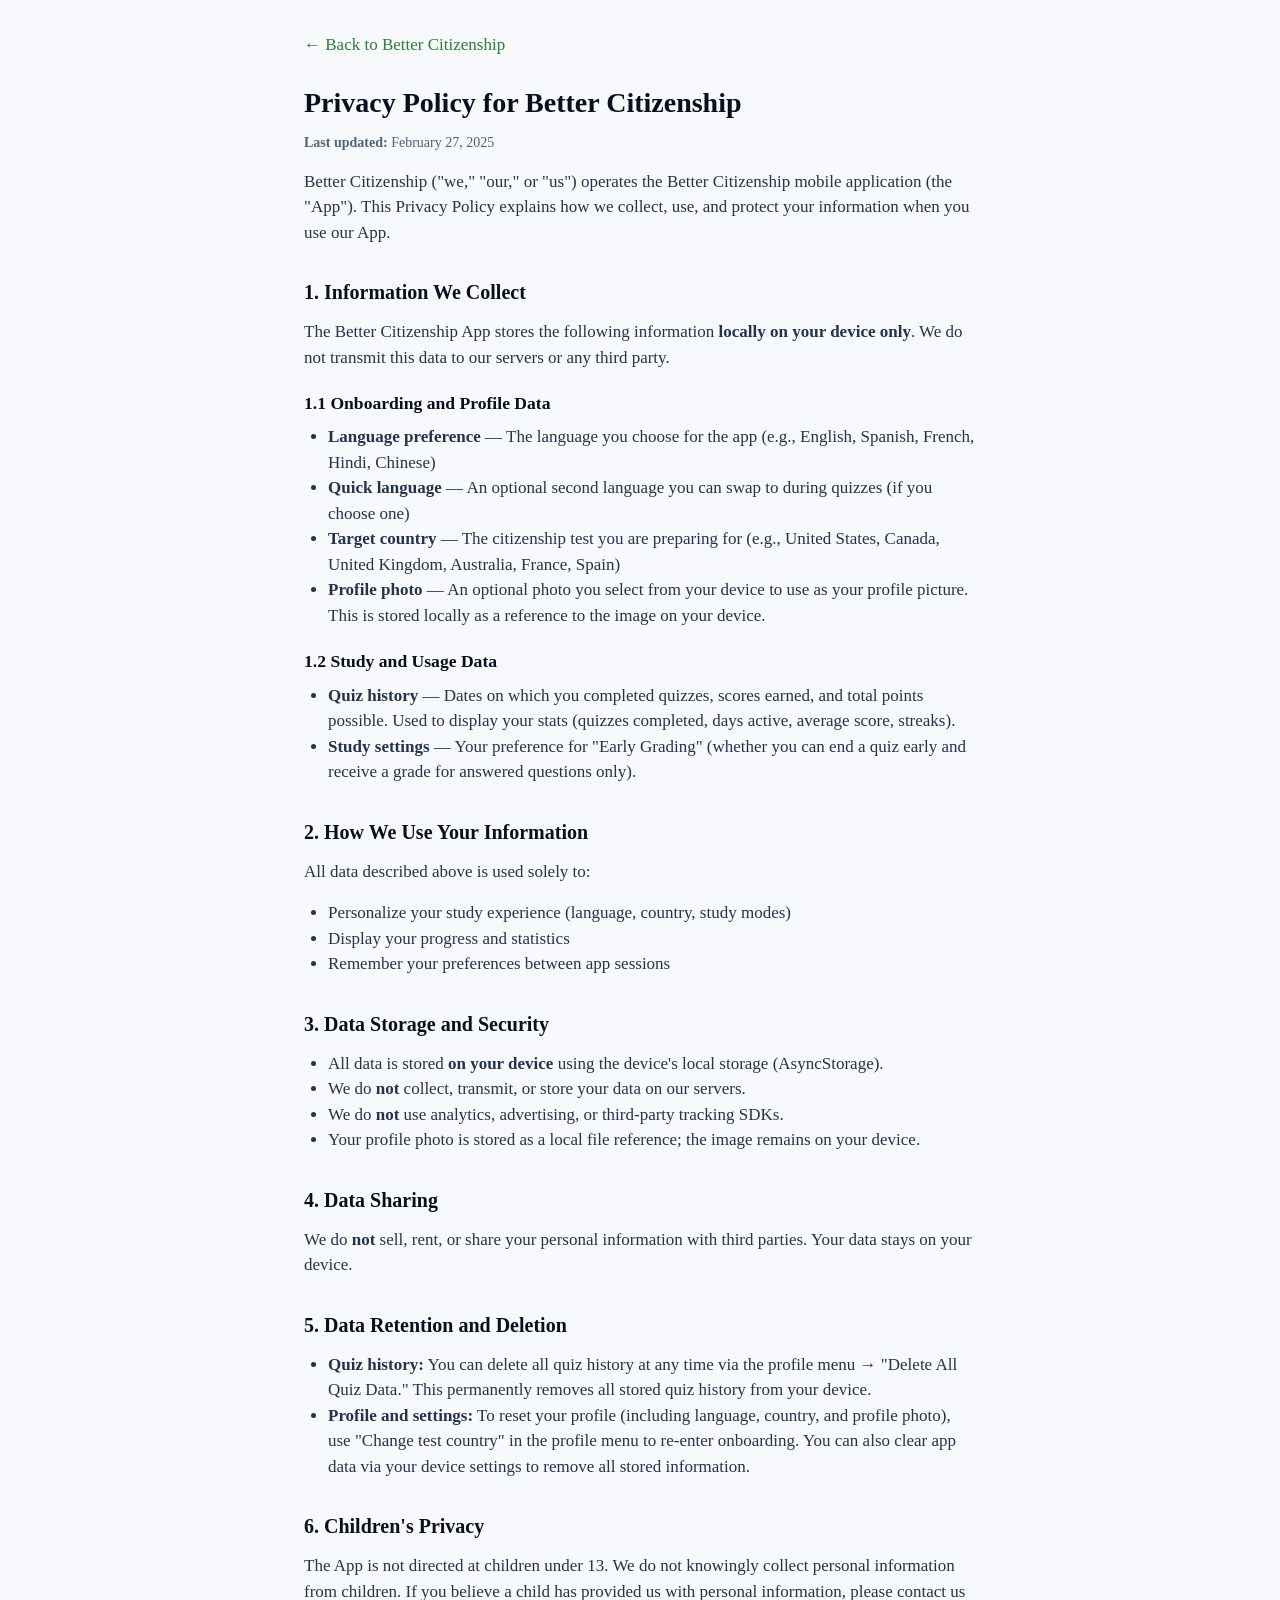
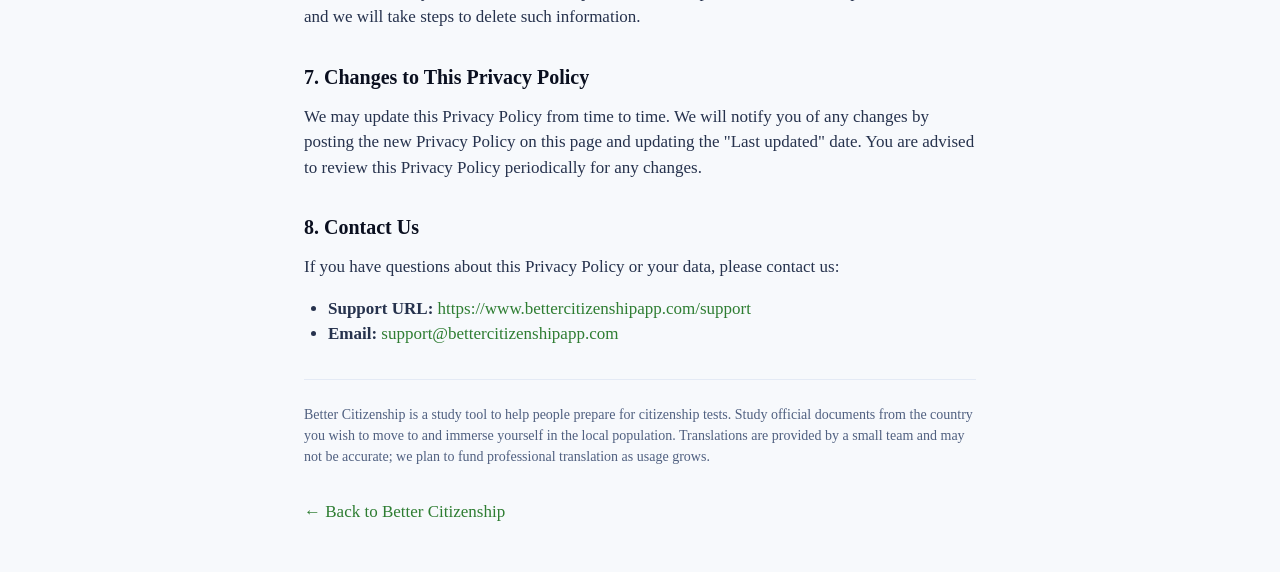
<file: landing/public/privacy.html>
<!DOCTYPE html>
<html lang="en">
<head>
  <meta charset="UTF-8" />
  <meta name="viewport" content="width=device-width, initial-scale=1.0" />
  <title>Privacy Policy — Better Citizenship</title>
  <link rel="icon" type="image/svg+xml" href="/favicon.svg" />
  <style>
    :root {
      --background: #F7F9FC;
      --surface: #FFFFFF;
      --textPrimary: #0A0F1F;
      --textSecondary: #26324D;
      --textMuted: #506080;
      --accent: #2E7D32;
      --borderSubtle: #E4EAF5;
    }
    * { box-sizing: border-box; }
    body {
      margin: 0;
      font-family: Georgia, 'Times New Roman', serif;
      font-size: 17px;
      line-height: 1.5;
      color: var(--textPrimary);
      background: var(--background);
      -webkit-font-smoothing: antialiased;
    }
    .container { max-width: 720px; margin: 0 auto; padding: 2rem 1.5rem; }
    a { color: var(--accent); text-decoration: none; }
    a:hover { text-decoration: underline; }
    h1 { font-size: 1.75rem; margin: 0 0 0.5rem; }
    h2 { font-size: 1.25rem; margin: 2rem 0 0.75rem; }
    h3 { font-size: 1.1rem; margin: 1.25rem 0 0.5rem; }
    p { margin: 0 0 1rem; color: var(--textSecondary); }
    ul { margin: 0 0 1rem; padding-left: 1.5rem; color: var(--textSecondary); }
    .back { display: inline-block; margin-bottom: 1.5rem; font-weight: 500; }
    .updated { color: var(--textMuted); font-size: 0.875rem; }
    .footer-note { margin-top: 2rem; padding-top: 1.5rem; border-top: 1px solid var(--borderSubtle); font-size: 0.875rem; color: var(--textMuted); }
  </style>
</head>
<body>
  <div class="container">
    <a href="/" class="back">← Back to Better Citizenship</a>

    <h1>Privacy Policy for Better Citizenship</h1>
    <p class="updated"><strong>Last updated:</strong> February 27, 2025</p>

    <p>Better Citizenship ("we," "our," or "us") operates the Better Citizenship mobile application (the "App"). This Privacy Policy explains how we collect, use, and protect your information when you use our App.</p>

    <h2>1. Information We Collect</h2>
    <p>The Better Citizenship App stores the following information <strong>locally on your device only</strong>. We do not transmit this data to our servers or any third party.</p>

    <h3>1.1 Onboarding and Profile Data</h3>
    <ul>
      <li><strong>Language preference</strong> — The language you choose for the app (e.g., English, Spanish, French, Hindi, Chinese)</li>
      <li><strong>Quick language</strong> — An optional second language you can swap to during quizzes (if you choose one)</li>
      <li><strong>Target country</strong> — The citizenship test you are preparing for (e.g., United States, Canada, United Kingdom, Australia, France, Spain)</li>
      <li><strong>Profile photo</strong> — An optional photo you select from your device to use as your profile picture. This is stored locally as a reference to the image on your device.</li>
    </ul>

    <h3>1.2 Study and Usage Data</h3>
    <ul>
      <li><strong>Quiz history</strong> — Dates on which you completed quizzes, scores earned, and total points possible. Used to display your stats (quizzes completed, days active, average score, streaks).</li>
      <li><strong>Study settings</strong> — Your preference for "Early Grading" (whether you can end a quiz early and receive a grade for answered questions only).</li>
    </ul>

    <h2>2. How We Use Your Information</h2>
    <p>All data described above is used solely to:</p>
    <ul>
      <li>Personalize your study experience (language, country, study modes)</li>
      <li>Display your progress and statistics</li>
      <li>Remember your preferences between app sessions</li>
    </ul>

    <h2>3. Data Storage and Security</h2>
    <ul>
      <li>All data is stored <strong>on your device</strong> using the device's local storage (AsyncStorage).</li>
      <li>We do <strong>not</strong> collect, transmit, or store your data on our servers.</li>
      <li>We do <strong>not</strong> use analytics, advertising, or third-party tracking SDKs.</li>
      <li>Your profile photo is stored as a local file reference; the image remains on your device.</li>
    </ul>

    <h2>4. Data Sharing</h2>
    <p>We do <strong>not</strong> sell, rent, or share your personal information with third parties. Your data stays on your device.</p>

    <h2>5. Data Retention and Deletion</h2>
    <ul>
      <li><strong>Quiz history:</strong> You can delete all quiz history at any time via the profile menu → "Delete All Quiz Data." This permanently removes all stored quiz history from your device.</li>
      <li><strong>Profile and settings:</strong> To reset your profile (including language, country, and profile photo), use "Change test country" in the profile menu to re-enter onboarding. You can also clear app data via your device settings to remove all stored information.</li>
    </ul>

    <h2>6. Children's Privacy</h2>
    <p>The App is not directed at children under 13. We do not knowingly collect personal information from children. If you believe a child has provided us with personal information, please contact us and we will take steps to delete such information.</p>

    <h2>7. Changes to This Privacy Policy</h2>
    <p>We may update this Privacy Policy from time to time. We will notify you of any changes by posting the new Privacy Policy on this page and updating the "Last updated" date. You are advised to review this Privacy Policy periodically for any changes.</p>

    <h2>8. Contact Us</h2>
    <p>If you have questions about this Privacy Policy or your data, please contact us:</p>
    <ul>
      <li><strong>Support URL:</strong> <a href="https://www.bettercitizenshipapp.com/support">https://www.bettercitizenshipapp.com/support</a></li>
      <li><strong>Email:</strong> <a href="mailto:support@bettercitizenshipapp.com">support@bettercitizenshipapp.com</a></li>
    </ul>

    <p class="footer-note">Better Citizenship is a study tool to help people prepare for citizenship tests. Study official documents from the country you wish to move to and immerse yourself in the local population. Translations are provided by a small team and may not be accurate; we plan to fund professional translation as usage grows.</p>

    <p style="margin-top: 2rem;"><a href="/">← Back to Better Citizenship</a></p>
  </div>
</body>
</html>
</file>
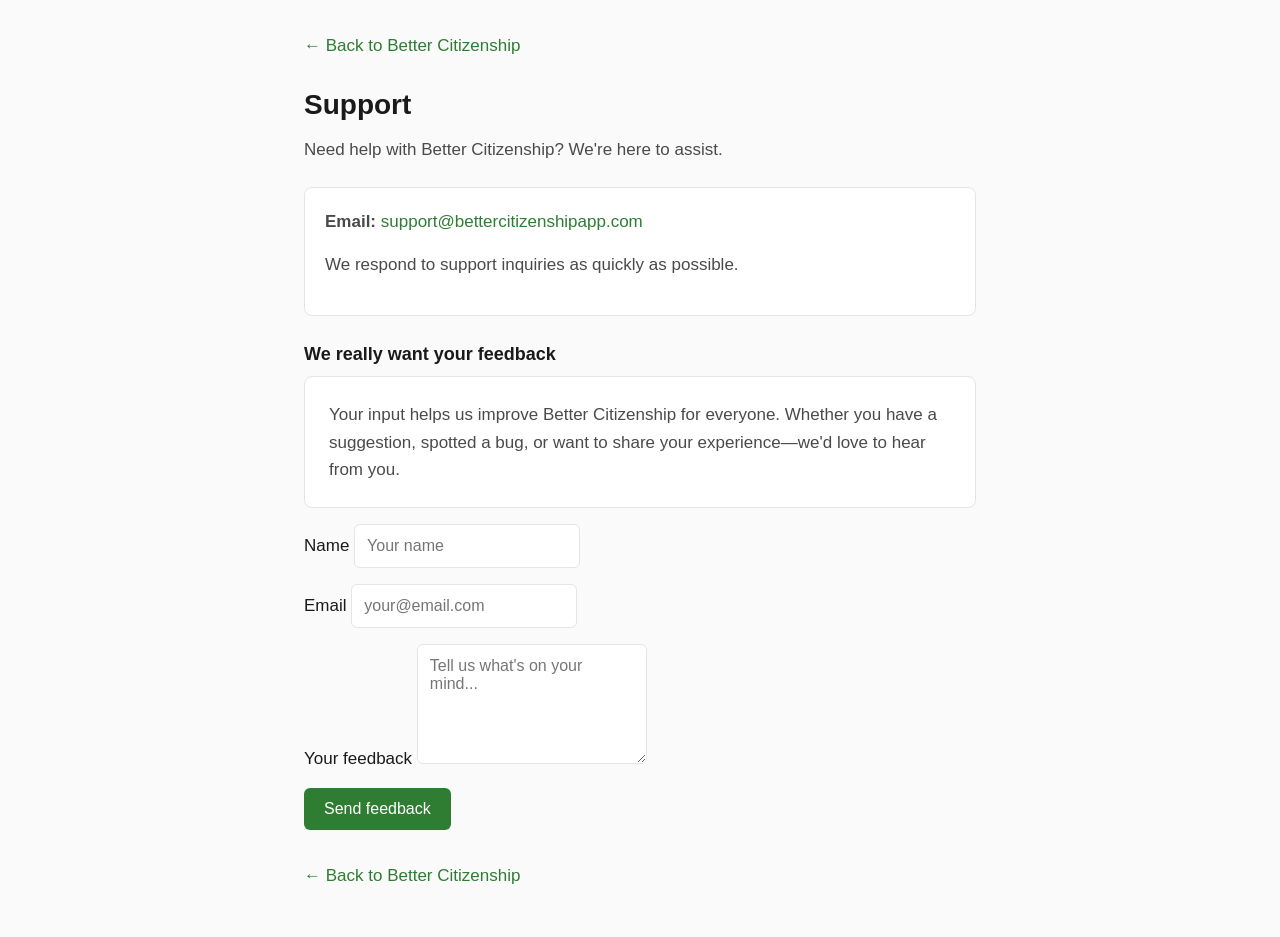
<file: landing/public/support.html>
<!DOCTYPE html>
<html lang="en">
<head>
  <meta charset="UTF-8" />
  <meta name="viewport" content="width=device-width, initial-scale=1.0" />
  <title>Support — Better Citizenship</title>
  <link rel="icon" type="image/svg+xml" href="/favicon.svg" />
  <style>
    :root {
      --background: #FAFAFA;
      --textPrimary: #1a1a1a;
      --textSecondary: #4a4a4a;
      --textMuted: #737373;
      --accent: #2E7D32;
      --borderSubtle: #E5E5E5;
    }
    * { box-sizing: border-box; }
    body {
      margin: 0;
      font-family: -apple-system, BlinkMacSystemFont, 'Segoe UI', Roboto, sans-serif;
      font-size: 17px;
      line-height: 1.6;
      color: var(--textPrimary);
      background: var(--background);
      -webkit-font-smoothing: antialiased;
    }
    .container { max-width: 720px; margin: 0 auto; padding: 2rem 1.5rem; }
    a { color: var(--accent); text-decoration: none; }
    a:hover { text-decoration: underline; }
    h1 { font-size: 1.75rem; margin: 0 0 0.5rem; }
    h2 { font-size: 1.125rem; margin: 1.5rem 0 0.5rem; }
    p { margin: 0 0 1rem; color: var(--textSecondary); }
    .back { display: inline-block; margin-bottom: 1.5rem; font-weight: 500; }
    .contact { margin-top: 1.5rem; padding: 1.25rem; background: #fff; border-radius: 8px; border: 1px solid var(--borderSubtle); }
    .feedback-intro { background: #fff; padding: 1.5rem; border-radius: 8px; border: 1px solid var(--borderSubtle); margin-bottom: 1rem; }
    .feedback-intro p:last-child { margin-bottom: 0; }
    form { display: flex; flex-direction: column; gap: 1rem; margin-top: 1rem; }
    label { font-weight: 500; color: var(--textPrimary); }
    input, textarea { padding: 0.75rem; border: 1px solid var(--borderSubtle); border-radius: 6px; font-family: inherit; font-size: 1rem; }
    textarea { min-height: 120px; resize: vertical; }
    button { padding: 0.75rem 1.25rem; background: var(--accent); color: white; border: none; border-radius: 6px; font-size: 1rem; font-weight: 500; cursor: pointer; align-self: flex-start; }
    button:hover { background: #256b29; }
  </style>
</head>
<body>
  <div class="container">
    <a href="/" class="back">← Back to Better Citizenship</a>

    <h1>Support</h1>
    <p>Need help with Better Citizenship? We're here to assist.</p>

    <div class="contact">
      <p><strong>Email:</strong> <a href="mailto:support@bettercitizenshipapp.com">support@bettercitizenshipapp.com</a></p>
      <p>We respond to support inquiries as quickly as possible.</p>
    </div>

    <h2>We really want your feedback</h2>
    <div class="feedback-intro">
      <p>Your input helps us improve Better Citizenship for everyone. Whether you have a suggestion, spotted a bug, or want to share your experience—we'd love to hear from you.</p>
    </div>
    <form id="feedback-form" onsubmit="handleFeedbackSubmit(event)">
      <div>
        <label for="name">Name</label>
        <input type="text" id="name" name="name" placeholder="Your name" />
      </div>
      <div>
        <label for="email">Email</label>
        <input type="email" id="email" name="email" placeholder="your@email.com" required />
      </div>
      <div>
        <label for="message">Your feedback</label>
        <textarea id="message" name="message" placeholder="Tell us what's on your mind..." required></textarea>
      </div>
      <button type="submit">Send feedback</button>
    </form>

    <p style="margin-top: 2rem;"><a href="/">← Back to Better Citizenship</a></p>
  </div>

  <script>
    function handleFeedbackSubmit(e) {
      e.preventDefault();
      var form = e.target;
      var subject = encodeURIComponent('Feedback from Better Citizenship website');
      var body = encodeURIComponent(
        'Name: ' + form.name.value + '\n\nEmail: ' + form.email.value + '\n\nMessage:\n' + form.message.value
      );
      window.location.href = 'mailto:support@bettercitizenshipapp.com?subject=' + subject + '&body=' + body;
    }
  </script>
</body>
</html>
</file>
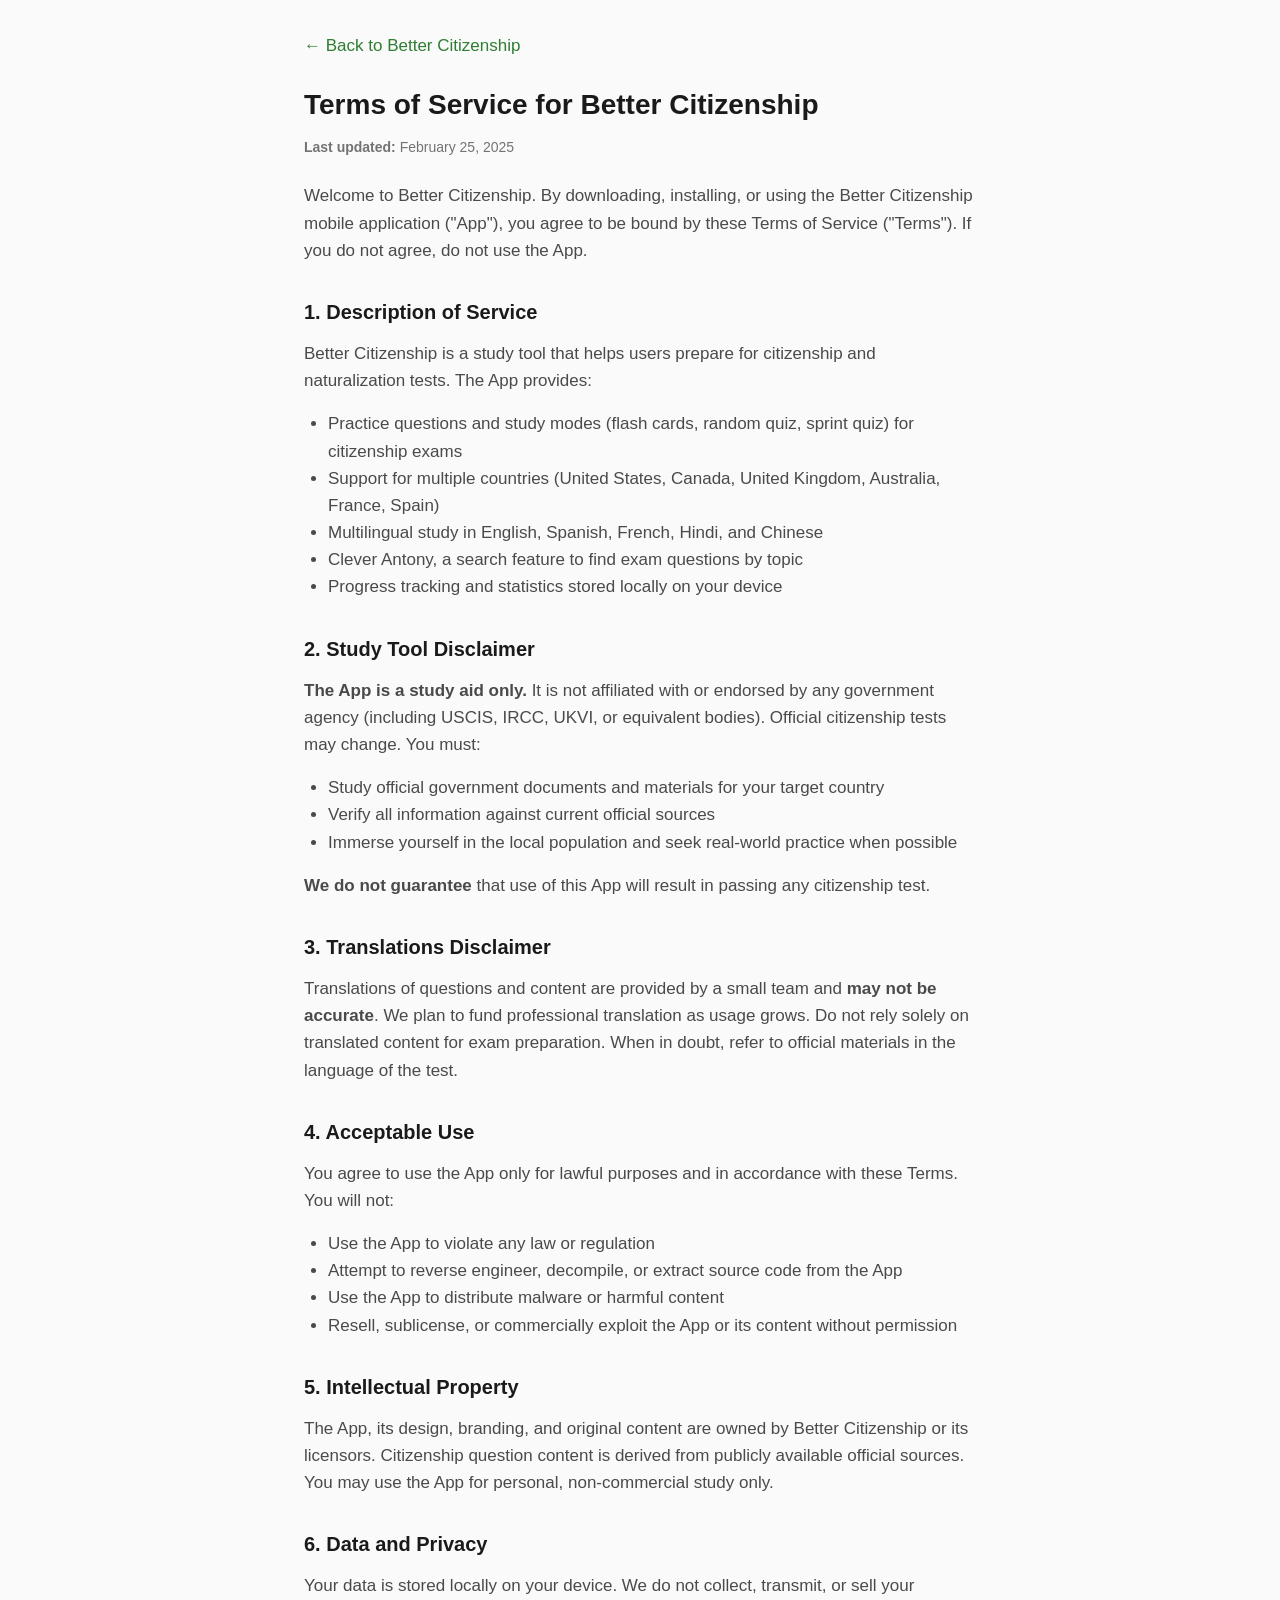
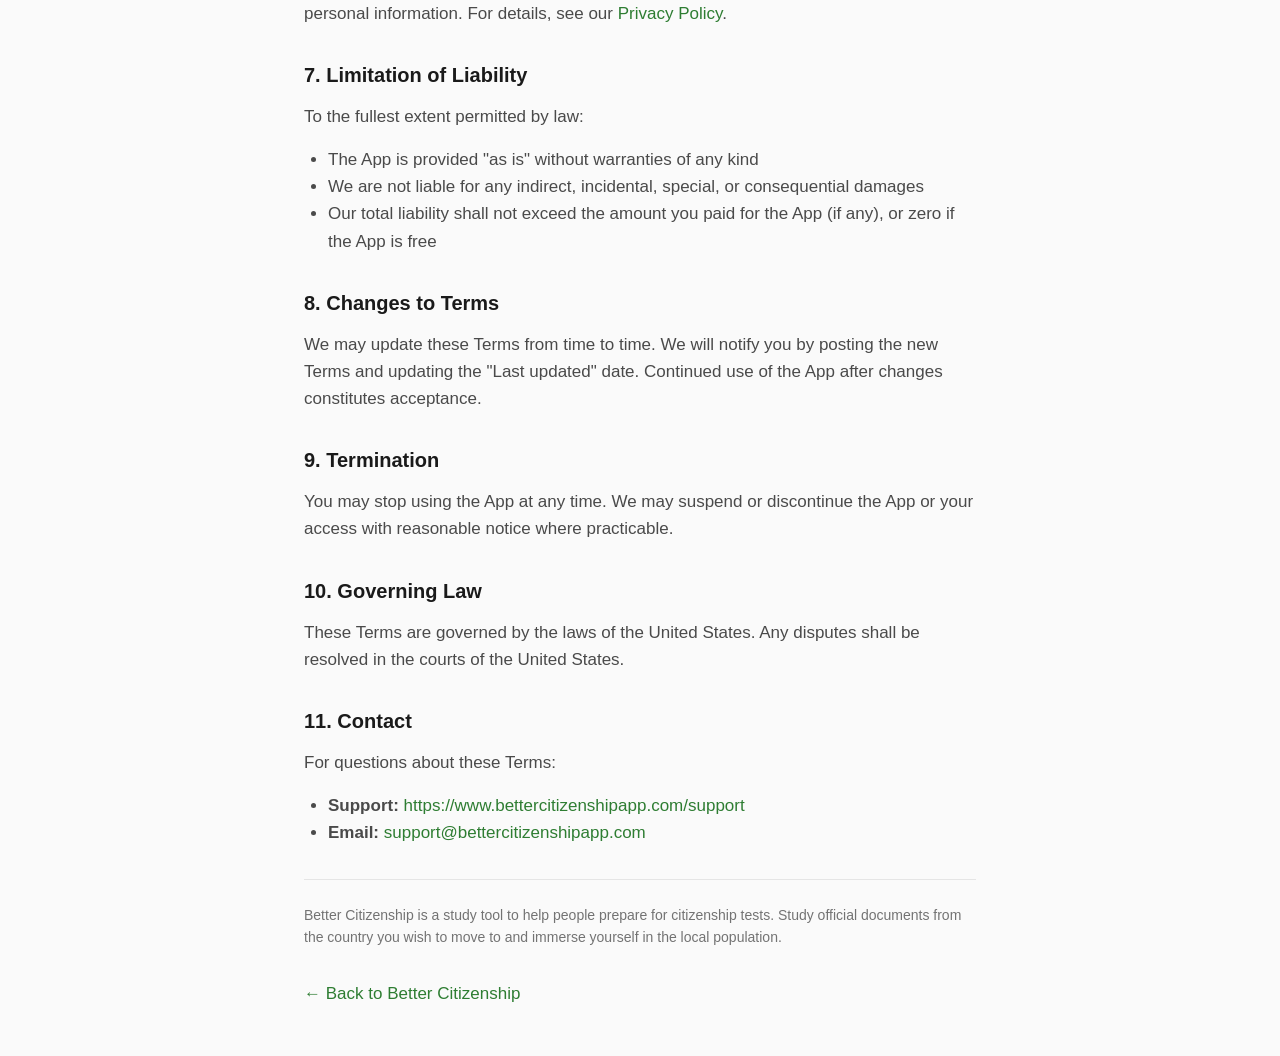
<file: landing/public/terms.html>
<!DOCTYPE html>
<html lang="en">
<head>
  <meta charset="UTF-8" />
  <meta name="viewport" content="width=device-width, initial-scale=1.0" />
  <title>Terms of Service — Better Citizenship</title>
  <link rel="icon" type="image/svg+xml" href="/favicon.svg" />
  <style>
    :root {
      --background: #FAFAFA;
      --surface: #FFFFFF;
      --textPrimary: #1a1a1a;
      --textSecondary: #4a4a4a;
      --textMuted: #737373;
      --accent: #2E7D32;
      --borderSubtle: #E5E5E5;
    }
    * { box-sizing: border-box; }
    body {
      margin: 0;
      font-family: -apple-system, BlinkMacSystemFont, 'Segoe UI', Roboto, sans-serif;
      font-size: 17px;
      line-height: 1.6;
      color: var(--textPrimary);
      background: var(--background);
      -webkit-font-smoothing: antialiased;
    }
    .container { max-width: 720px; margin: 0 auto; padding: 2rem 1.5rem; }
    a { color: var(--accent); text-decoration: none; }
    a:hover { text-decoration: underline; }
    h1 { font-size: 1.75rem; margin: 0 0 0.5rem; }
    h2 { font-size: 1.25rem; margin: 2rem 0 0.75rem; }
    p { margin: 0 0 1rem; color: var(--textSecondary); }
    ul { margin: 0 0 1rem; padding-left: 1.5rem; color: var(--textSecondary); }
    .back { display: inline-block; margin-bottom: 1.5rem; font-weight: 500; }
    .updated { color: var(--textMuted); font-size: 0.875rem; margin-bottom: 1.5rem; }
    .footer-note { margin-top: 2rem; padding-top: 1.5rem; border-top: 1px solid var(--borderSubtle); font-size: 0.875rem; color: var(--textMuted); }
  </style>
</head>
<body>
  <div class="container">
    <a href="/" class="back">← Back to Better Citizenship</a>

    <h1>Terms of Service for Better Citizenship</h1>
    <p class="updated"><strong>Last updated:</strong> February 25, 2025</p>

    <p>Welcome to Better Citizenship. By downloading, installing, or using the Better Citizenship mobile application ("App"), you agree to be bound by these Terms of Service ("Terms"). If you do not agree, do not use the App.</p>

    <h2>1. Description of Service</h2>
    <p>Better Citizenship is a study tool that helps users prepare for citizenship and naturalization tests. The App provides:</p>
    <ul>
      <li>Practice questions and study modes (flash cards, random quiz, sprint quiz) for citizenship exams</li>
      <li>Support for multiple countries (United States, Canada, United Kingdom, Australia, France, Spain)</li>
      <li>Multilingual study in English, Spanish, French, Hindi, and Chinese</li>
      <li>Clever Antony, a search feature to find exam questions by topic</li>
      <li>Progress tracking and statistics stored locally on your device</li>
    </ul>

    <h2>2. Study Tool Disclaimer</h2>
    <p><strong>The App is a study aid only.</strong> It is not affiliated with or endorsed by any government agency (including USCIS, IRCC, UKVI, or equivalent bodies). Official citizenship tests may change. You must:</p>
    <ul>
      <li>Study official government documents and materials for your target country</li>
      <li>Verify all information against current official sources</li>
      <li>Immerse yourself in the local population and seek real-world practice when possible</li>
    </ul>
    <p><strong>We do not guarantee</strong> that use of this App will result in passing any citizenship test.</p>

    <h2>3. Translations Disclaimer</h2>
    <p>Translations of questions and content are provided by a small team and <strong>may not be accurate</strong>. We plan to fund professional translation as usage grows. Do not rely solely on translated content for exam preparation. When in doubt, refer to official materials in the language of the test.</p>

    <h2>4. Acceptable Use</h2>
    <p>You agree to use the App only for lawful purposes and in accordance with these Terms. You will not:</p>
    <ul>
      <li>Use the App to violate any law or regulation</li>
      <li>Attempt to reverse engineer, decompile, or extract source code from the App</li>
      <li>Use the App to distribute malware or harmful content</li>
      <li>Resell, sublicense, or commercially exploit the App or its content without permission</li>
    </ul>

    <h2>5. Intellectual Property</h2>
    <p>The App, its design, branding, and original content are owned by Better Citizenship or its licensors. Citizenship question content is derived from publicly available official sources. You may use the App for personal, non-commercial study only.</p>

    <h2>6. Data and Privacy</h2>
    <p>Your data is stored locally on your device. We do not collect, transmit, or sell your personal information. For details, see our <a href="https://www.bettercitizenshipapp.com/privacy">Privacy Policy</a>.</p>

    <h2>7. Limitation of Liability</h2>
    <p>To the fullest extent permitted by law:</p>
    <ul>
      <li>The App is provided "as is" without warranties of any kind</li>
      <li>We are not liable for any indirect, incidental, special, or consequential damages</li>
      <li>Our total liability shall not exceed the amount you paid for the App (if any), or zero if the App is free</li>
    </ul>

    <h2>8. Changes to Terms</h2>
    <p>We may update these Terms from time to time. We will notify you by posting the new Terms and updating the "Last updated" date. Continued use of the App after changes constitutes acceptance.</p>

    <h2>9. Termination</h2>
    <p>You may stop using the App at any time. We may suspend or discontinue the App or your access with reasonable notice where practicable.</p>

    <h2>10. Governing Law</h2>
    <p>These Terms are governed by the laws of the United States. Any disputes shall be resolved in the courts of the United States.</p>

    <h2>11. Contact</h2>
    <p>For questions about these Terms:</p>
    <ul>
      <li><strong>Support:</strong> <a href="https://www.bettercitizenshipapp.com/support">https://www.bettercitizenshipapp.com/support</a></li>
      <li><strong>Email:</strong> <a href="mailto:support@bettercitizenshipapp.com">support@bettercitizenshipapp.com</a></li>
    </ul>

    <p class="footer-note">Better Citizenship is a study tool to help people prepare for citizenship tests. Study official documents from the country you wish to move to and immerse yourself in the local population.</p>

    <p style="margin-top: 2rem;"><a href="/">← Back to Better Citizenship</a></p>
  </div>
</body>
</html>
</file>
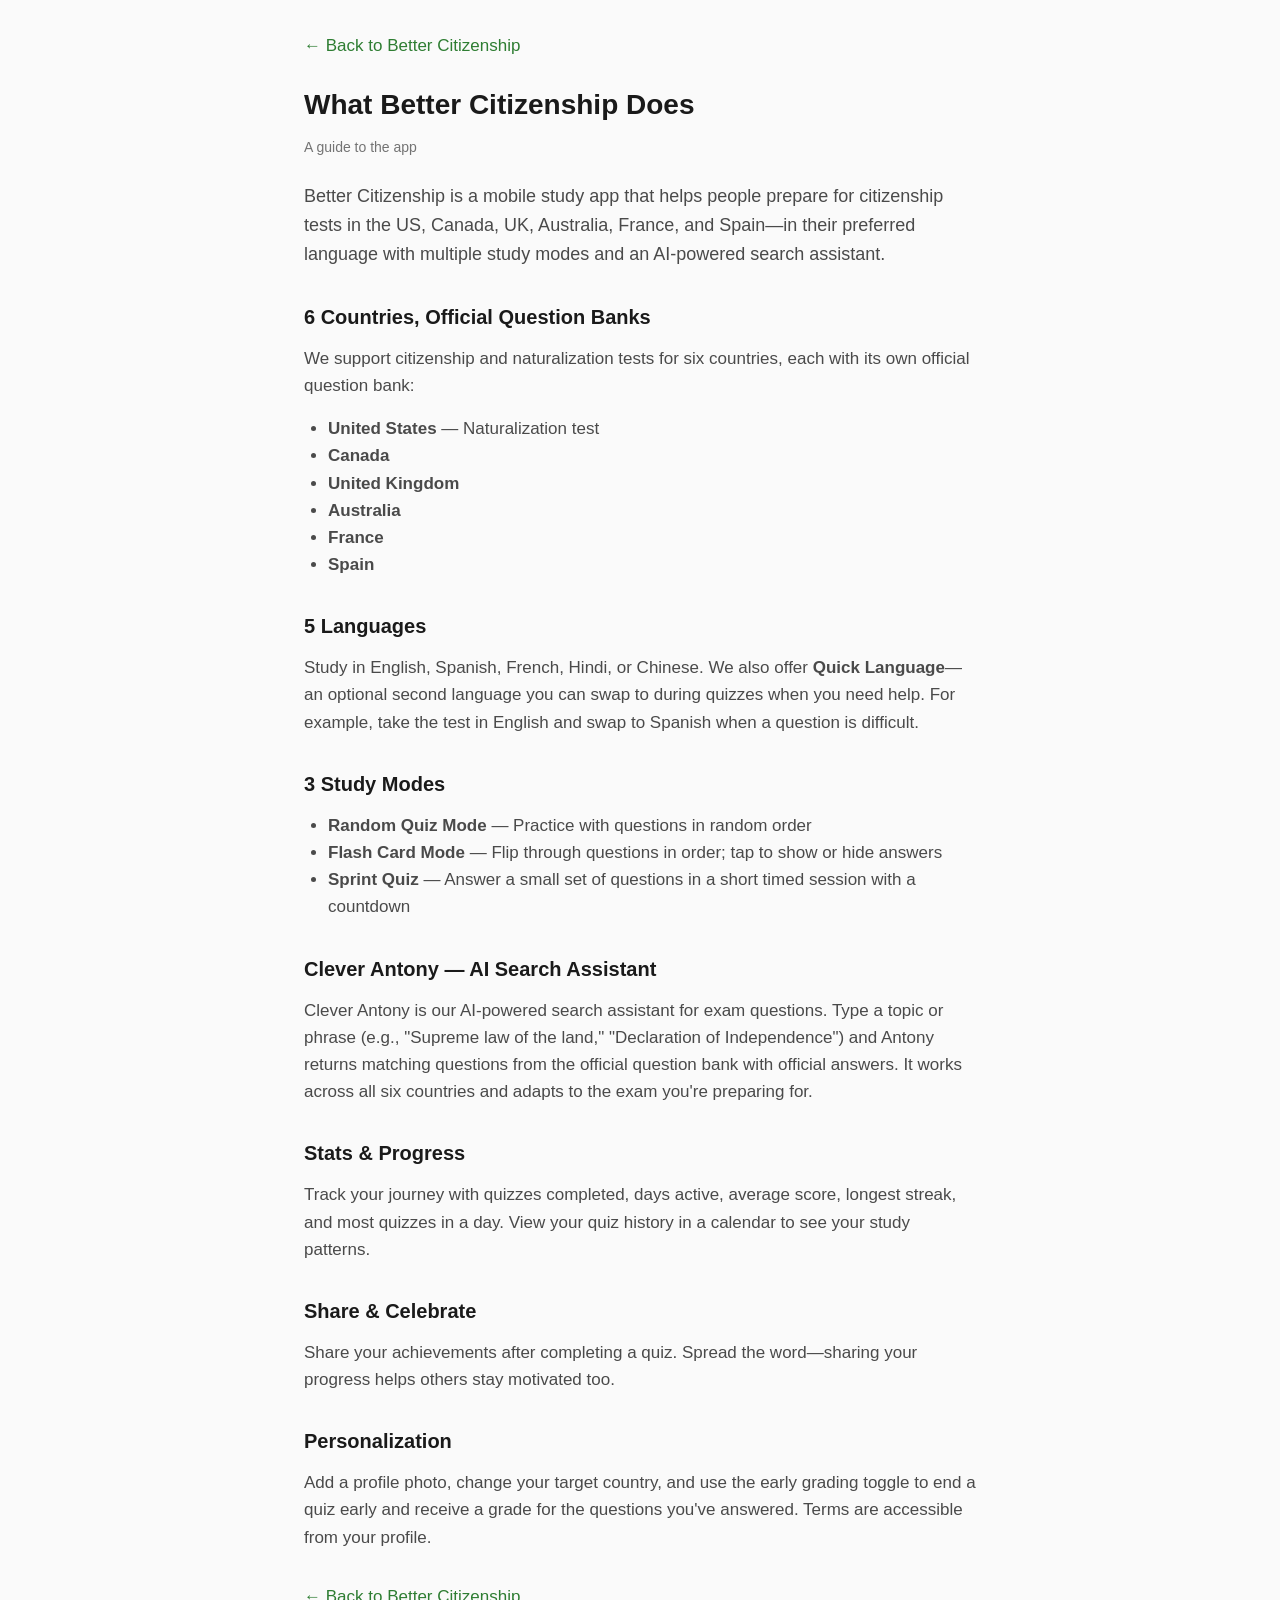
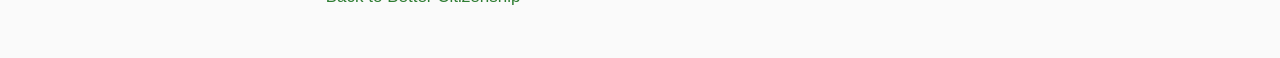
<file: landing/public/blog/what-better-citizenship-does.html>
<!DOCTYPE html>
<html lang="en">
<head>
  <meta charset="UTF-8" />
  <meta name="viewport" content="width=device-width, initial-scale=1.0" />
  <title>What Better Citizenship Does — Better Citizenship</title>
  <link rel="icon" type="image/svg+xml" href="/favicon.svg" />
  <style>
    :root {
      --background: #FAFAFA;
      --surface: #FFFFFF;
      --textPrimary: #1a1a1a;
      --textSecondary: #4a4a4a;
      --textMuted: #737373;
      --accent: #2E7D32;
      --borderSubtle: #E5E5E5;
    }
    * { box-sizing: border-box; }
    body {
      margin: 0;
      font-family: -apple-system, BlinkMacSystemFont, 'Segoe UI', Roboto, sans-serif;
      font-size: 17px;
      line-height: 1.6;
      color: var(--textPrimary);
      background: var(--background);
      -webkit-font-smoothing: antialiased;
    }
    .container { max-width: 720px; margin: 0 auto; padding: 2rem 1.5rem; }
    a { color: var(--accent); text-decoration: none; }
    a:hover { text-decoration: underline; }
    h1 { font-size: 1.75rem; margin: 0 0 0.5rem; }
    h2 { font-size: 1.25rem; margin: 2rem 0 0.75rem; }
    p { margin: 0 0 1rem; color: var(--textSecondary); }
    ul { margin: 0 0 1rem; padding-left: 1.5rem; color: var(--textSecondary); }
    .back { display: inline-block; margin-bottom: 1.5rem; font-weight: 500; }
    .meta { color: var(--textMuted); font-size: 0.875rem; margin-bottom: 1.5rem; }
    .intro { font-size: 1.125rem; }
  </style>
</head>
<body>
  <div class="container">
    <a href="/" class="back">← Back to Better Citizenship</a>

    <h1>What Better Citizenship Does</h1>
    <p class="meta">A guide to the app</p>

    <p class="intro">Better Citizenship is a mobile study app that helps people prepare for citizenship tests in the US, Canada, UK, Australia, France, and Spain—in their preferred language with multiple study modes and an AI-powered search assistant.</p>

    <h2>6 Countries, Official Question Banks</h2>
    <p>We support citizenship and naturalization tests for six countries, each with its own official question bank:</p>
    <ul>
      <li><strong>United States</strong> — Naturalization test</li>
      <li><strong>Canada</strong></li>
      <li><strong>United Kingdom</strong></li>
      <li><strong>Australia</strong></li>
      <li><strong>France</strong></li>
      <li><strong>Spain</strong></li>
    </ul>

    <h2>5 Languages</h2>
    <p>Study in English, Spanish, French, Hindi, or Chinese. We also offer <strong>Quick Language</strong>—an optional second language you can swap to during quizzes when you need help. For example, take the test in English and swap to Spanish when a question is difficult.</p>

    <h2>3 Study Modes</h2>
    <ul>
      <li><strong>Random Quiz Mode</strong> — Practice with questions in random order</li>
      <li><strong>Flash Card Mode</strong> — Flip through questions in order; tap to show or hide answers</li>
      <li><strong>Sprint Quiz</strong> — Answer a small set of questions in a short timed session with a countdown</li>
    </ul>

    <h2>Clever Antony — AI Search Assistant</h2>
    <p>Clever Antony is our AI-powered search assistant for exam questions. Type a topic or phrase (e.g., "Supreme law of the land," "Declaration of Independence") and Antony returns matching questions from the official question bank with official answers. It works across all six countries and adapts to the exam you're preparing for.</p>

    <h2>Stats & Progress</h2>
    <p>Track your journey with quizzes completed, days active, average score, longest streak, and most quizzes in a day. View your quiz history in a calendar to see your study patterns.</p>

    <h2>Share & Celebrate</h2>
    <p>Share your achievements after completing a quiz. Spread the word—sharing your progress helps others stay motivated too.</p>

    <h2>Personalization</h2>
    <p>Add a profile photo, change your target country, and use the early grading toggle to end a quiz early and receive a grade for the questions you've answered. Terms are accessible from your profile.</p>

    <p style="margin-top: 2rem;"><a href="/">← Back to Better Citizenship</a></p>
  </div>
</body>
</html>
</file>
